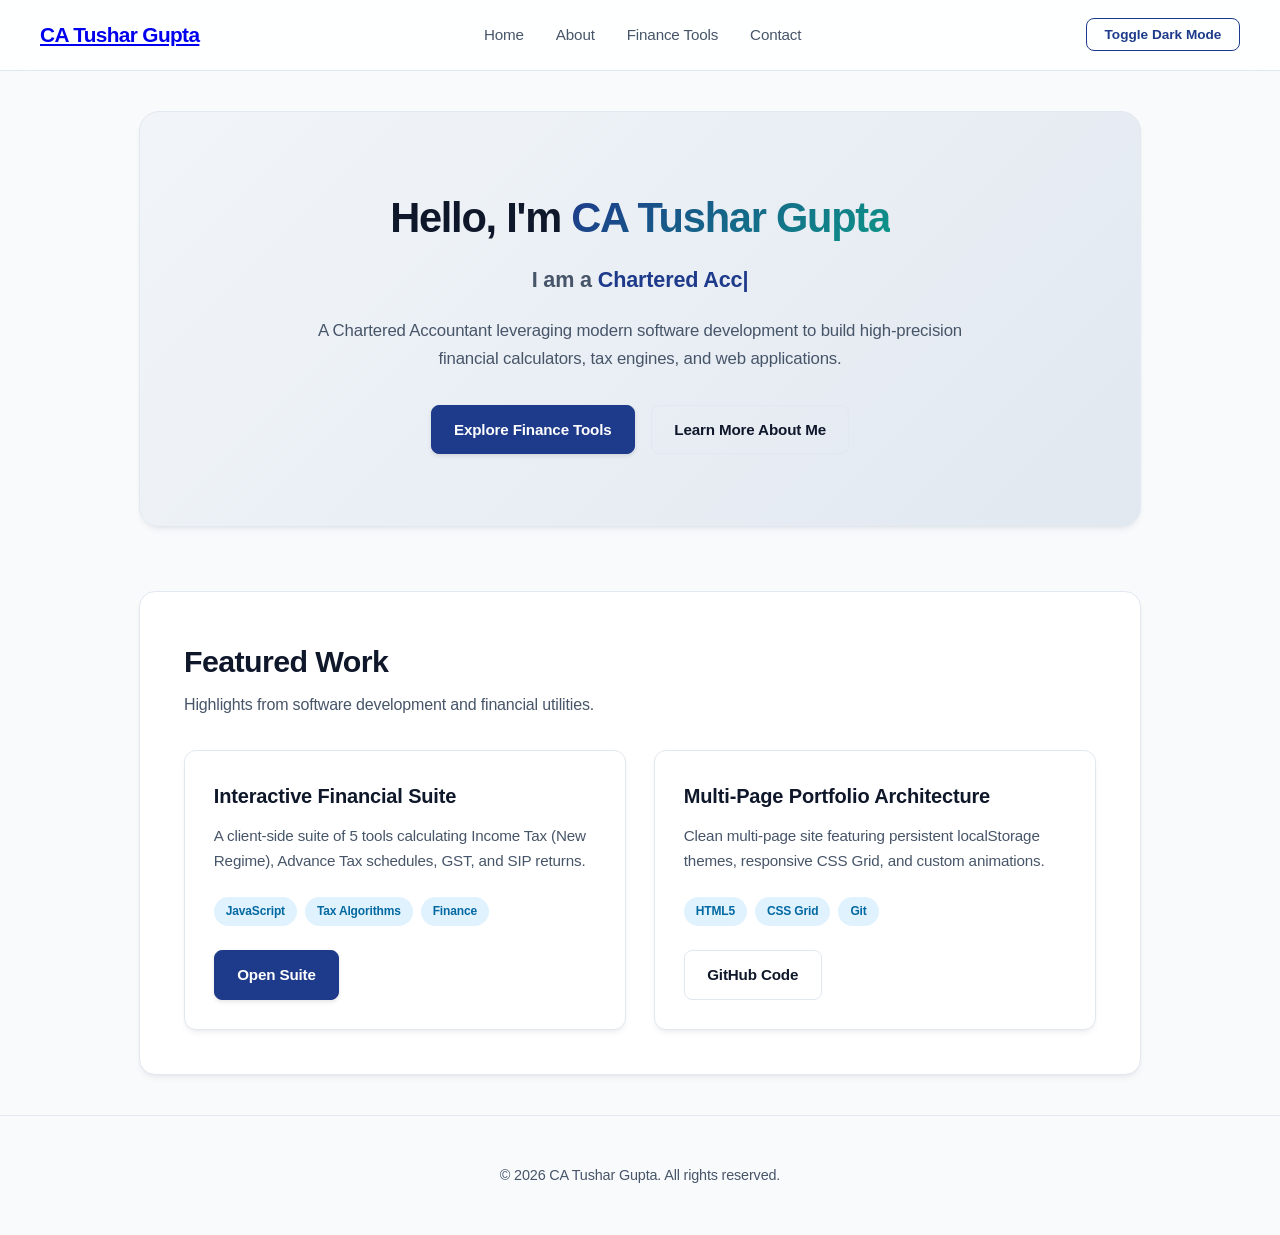
<file: index.html>
<!DOCTYPE html>
<html lang="en">

<head>
    <meta charset="UTF-8">
    <meta name="viewport" content="width=device-width, initial-scale=1.0">
    <title>CA Tushar Gupta | Home</title>
    <link rel="stylesheet" href="style.css">
</head>

<body>

    <!-- NAVBAR -->
    <header>
        <div class="logo"><a href="index.html" class="logo-link">CA Tushar Gupta</a></div>
        <nav>
            <ul class="nav-links">
                <li><a href="index.html" class="active-link">Home</a></li>
                <li><a href="about.html">About</a></li>
                <li><a href="finance-tools.html">Finance Tools</a></li>
                <li><a href="contact.html">Contact</a></li>
            </ul>
        </nav>
        <button id="theme-toggle" aria-label="Toggle theme">Toggle Dark Mode</button>
    </header>

    <!-- MAIN -->
    <main>
        <!-- HERO -->
        <section class="hero-section">
            <div class="hero-content">
                <h2>Hello, I'm <span class="highlight">CA Tushar Gupta</span></h2>
                <h3 class="typewriter-container">
                    I am a <span id="typewriter"></span><span class="cursor">|</span>
                </h3>
                <p>
                    A Chartered Accountant leveraging modern software development to build
                    high-precision financial calculators, tax engines, and web applications.
                </p>
                <div class="hero-buttons">
                    <a href="finance-tools.html" class="btn-primary">Explore Finance Tools</a>
                    <a href="about.html" class="btn-secondary">Learn More About Me</a>
                </div>
            </div>
        </section>

        <!-- FEATURED PROJECTS -->
        <section>
            <h2 class="section-title">Featured Work</h2>
            <p class="section-subtitle">Highlights from software development and financial utilities.</p>

            <div class="project-grid">
                <article class="project-card">
                    <div class="card-content">
                        <h3>Interactive Financial Suite</h3>
                        <p>A client-side suite of 5 tools calculating Income Tax (New Regime), Advance Tax schedules,
                            GST, and SIP returns.</p>
                        <div class="project-tags">
                            <span class="tag">JavaScript</span>
                            <span class="tag">Tax Algorithms</span>
                            <span class="tag">Finance</span>
                        </div>
                    </div>
                    <div class="project-links">
                        <a href="finance-tools.html" class="btn-primary">Open Suite</a>
                    </div>
                </article>

                <article class="project-card">
                    <div class="card-content">
                        <h3>Multi-Page Portfolio Architecture</h3>
                        <p>Clean multi-page site featuring persistent localStorage themes, responsive CSS Grid, and
                            custom animations.</p>
                        <div class="project-tags">
                            <span class="tag">HTML5</span>
                            <span class="tag">CSS Grid</span>
                            <span class="tag">Git</span>
                        </div>
                    </div>
                    <div class="project-links">
                        <a href="https://github.com" target="_blank" class="btn-secondary">GitHub Code</a>
                    </div>
                </article>
            </div>
        </section>
    </main>

    <button id="scroll-top" aria-label="Scroll to top">↑</button>
    <footer>
        <p>&copy; 2026 CA Tushar Gupta. All rights reserved.</p>
    </footer>
    <script src="script.js"></script>
</body>

</html>
</file>
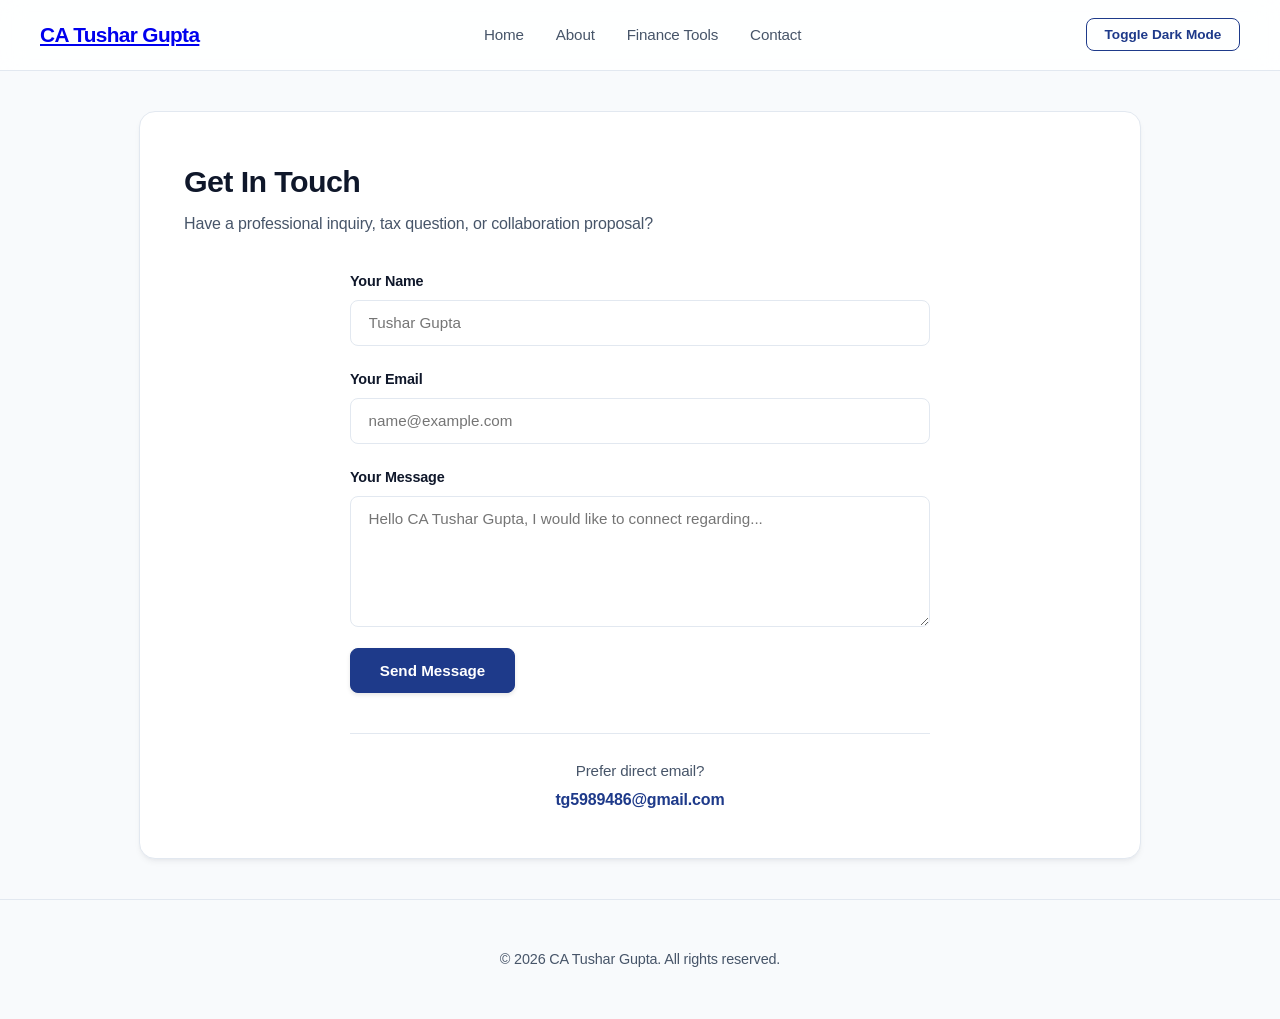
<file: contact.html>
<!DOCTYPE html>
<html lang="en">

<head>
    <meta charset="UTF-8">
    <meta name="viewport" content="width=device-width, initial-scale=1.0">
    <title>Contact | CA Tushar Gupta</title>
    <link rel="stylesheet" href="style.css">
</head>

<body>

    <!-- NAVBAR -->
    <header>
        <div class="logo"><a href="index.html" class="logo-link">CA Tushar Gupta</a></div>
        <nav>
            <ul class="nav-links">
                <li><a href="index.html">Home</a></li>
                <li><a href="about.html">About</a></li>
                <li><a href="finance-tools.html">Finance Tools</a></li>
                <li><a href="contact.html" class="active-link">Contact</a></li>
            </ul>
        </nav>
        <button id="theme-toggle" aria-label="Toggle theme">Toggle Dark Mode</button>
    </header>

    <main>
        <section>
            <h2 class="section-title">Get In Touch</h2>
            <p class="section-subtitle">Have a professional inquiry, tax question, or collaboration proposal?</p>

            <div class="contact-container">
                <form id="contact-form" class="contact-form">
                    <div class="form-group">
                        <label for="name">Your Name</label>
                        <input type="text" id="name" required placeholder="Tushar Gupta">
                    </div>

                    <div class="form-group">
                        <label for="email">Your Email</label>
                        <input type="email" id="email" required placeholder="name@example.com">
                    </div>

                    <div class="form-group">
                        <label for="message">Your Message</label>
                        <textarea id="message" rows="6" required
                            placeholder="Hello CA Tushar Gupta, I would like to connect regarding..."></textarea>
                    </div>

                    <button type="submit" class="btn-primary submit-btn">Send Message</button>
                    <p id="form-feedback" class="form-feedback"></p>
                </form>

                <div
                    style="margin-top: 2.5rem; text-align: center; border-top: 1px solid var(--border-color); padding-top: 1.5rem;">
                    <p style="color: var(--text-muted); font-size: 0.95rem;">Prefer direct email?</p>
                    <p style="font-weight: 700; margin-top: 0.25rem;">
                        <a href="mailto:tg5989486@gmail.com"
                            style="color: var(--primary-color); text-decoration: none;">tg5989486@gmail.com</a>
                    </p>
                </div>
            </div>
        </section>
    </main>

    <button id="scroll-top" aria-label="Scroll to top">↑</button>
    <footer>
        <p>&copy; 2026 CA Tushar Gupta. All rights reserved.</p>
    </footer>
    <script src="script.js"></script>
</body>

</html>
</file>
<file: style.css>
/* =========================================================
   1. Theme Variables & Executive Styling System
   ========================================================= */
:root {
    --bg-color: #f8fafc;
    --text-color: #0f172a;
    --text-muted: #475569;
    --card-bg: #ffffff;
    --hero-bg: linear-gradient(135deg, #f1f5f9 0%, #e2e8f0 100%);

    --primary-color: #1e3a8a;
    /* Deep Navy */
    --primary-hover: #172554;
    --accent-color: #0d9488;
    /* Fintech Teal */
    --tag-bg: #e0f2fe;
    --tag-text: #0369a1;

    --border-color: #e2e8f0;
    --input-bg: #ffffff;

    --card-shadow: 0 4px 6px -1px rgba(15, 23, 42, 0.05), 0 2px 4px -2px rgba(15, 23, 42, 0.05);
    --card-shadow-hover: 0 20px 25px -5px rgba(15, 23, 42, 0.1), 0 8px 10px -6px rgba(15, 23, 42, 0.08);
}

body.dark-mode {
    --bg-color: #090d16;
    /* Obsidian Dark */
    --text-color: #f8fafc;
    --text-muted: #94a3b8;
    --card-bg: #111827;
    --hero-bg: linear-gradient(135deg, #111827 0%, #0f172a 100%);

    --primary-color: #38bdf8;
    /* Luminous Sky Blue */
    --primary-hover: #7dd3fc;
    --accent-color: #2dd4bf;
    --tag-bg: #0f2e4a;
    --tag-text: #7dd3fc;

    --border-color: #1e293b;
    --input-bg: #0b1120;

    --card-shadow: 0 4px 6px -1px rgba(0, 0, 0, 0.3);
    --card-shadow-hover: 0 20px 25px -5px rgba(0, 0, 0, 0.5), 0 0 15px rgba(56, 189, 248, 0.15);
}

* {
    margin: 0;
    padding: 0;
    box-sizing: border-box;
}

html {
    scroll-behavior: smooth;
}

body {
    font-family: -apple-system, BlinkMacSystemFont, "Segoe UI", Roboto, "Helvetica Neue", sans-serif;
    background-color: var(--bg-color);
    color: var(--text-color);
    line-height: 1.65;
    letter-spacing: -0.01em;
    transition: background-color 0.3s ease, color 0.3s ease;
}

/* =========================================================
   2. Sticky Navigation Bar
   ========================================================= */
header {
    position: sticky;
    top: 0;
    z-index: 100;
    display: flex;
    justify-content: space-between;
    align-items: center;
    padding: 1.1rem 2.5rem;
    background-color: rgba(255, 255, 255, 0.85);
    border-bottom: 1px solid var(--border-color);
    backdrop-filter: blur(12px);
    -webkit-backdrop-filter: blur(12px);
}

body.dark-mode header {
    background-color: rgba(17, 24, 39, 0.85);
}

.logo {
    font-size: 1.3rem;
    font-weight: 800;
    letter-spacing: -0.03em;
    color: var(--primary-color);
}

.nav-links {
    display: flex;
    list-style: none;
    gap: 2rem;
}

.nav-links a {
    text-decoration: none;
    color: var(--text-muted);
    font-weight: 500;
    font-size: 0.95rem;
    transition: color 0.2s ease;
}

.nav-links a:hover {
    color: var(--primary-color);
}

#theme-toggle {
    padding: 0.5rem 1.1rem;
    font-size: 0.85rem;
    cursor: pointer;
    background-color: transparent;
    color: var(--primary-color);
    border: 1.5px solid var(--primary-color);
    border-radius: 8px;
    font-weight: 600;
    transition: all 0.25s ease;
}

#theme-toggle:hover {
    background-color: var(--primary-color);
    color: #ffffff;
}

body.dark-mode #theme-toggle:hover {
    color: #090d16;
}

/* =========================================================
   3. Main Layout & Section Cards
   ========================================================= */
main {
    max-width: 1050px;
    margin: 0 auto;
    padding: 2.5rem 1.5rem;
    display: flex;
    flex-direction: column;
    gap: 4rem;
}

section {
    padding: 2.75rem;
    background-color: var(--card-bg);
    border: 1px solid var(--border-color);
    border-radius: 16px;
    box-shadow: var(--card-shadow);
}

.section-title {
    font-size: 1.9rem;
    font-weight: 700;
    letter-spacing: -0.02em;
    margin-bottom: 0.35rem;
    color: var(--text-color);
}

.section-subtitle {
    color: var(--text-muted);
    font-size: 1rem;
    margin-bottom: 2rem;
}

/* =========================================================
   4. Hero / About Section & Typewriter
   ========================================================= */
.hero-section {
    background: var(--hero-bg);
    border: 1px solid var(--border-color);
    text-align: center;
    padding: 4.5rem 2rem;
    border-radius: 20px;
}

.hero-content h2 {
    font-size: 2.6rem;
    font-weight: 800;
    letter-spacing: -0.03em;
    margin-bottom: 0.6rem;
}

.highlight {
    background: linear-gradient(135deg, var(--primary-color), var(--accent-color));
    -webkit-background-clip: text;
    background-clip: text;
    -webkit-text-fill-color: transparent;
}

.typewriter-container {
    font-size: 1.35rem;
    font-weight: 600;
    color: var(--text-muted);
    min-height: 2.2rem;
    margin-bottom: 1.25rem;
}

#typewriter {
    color: var(--primary-color);
    font-weight: 700;
}

.cursor {
    font-weight: 700;
    color: var(--primary-color);
    animation: blink 0.8s infinite;
}

@keyframes blink {

    0%,
    100% {
        opacity: 1;
    }

    50% {
        opacity: 0;
    }
}

.hero-content p {
    max-width: 680px;
    margin: 0 auto;
    font-size: 1.05rem;
    color: var(--text-muted);
}

.hero-buttons {
    display: flex;
    justify-content: center;
    gap: 1rem;
    margin-top: 2rem;
}

/* =========================================================
   5. Reusable Buttons
   ========================================================= */
.btn-primary,
.btn-secondary {
    display: inline-block;
    padding: 0.7rem 1.4rem;
    border-radius: 8px;
    font-weight: 600;
    font-size: 0.95rem;
    text-decoration: none;
    cursor: pointer;
    transition: all 0.25s ease;
}

.btn-primary {
    background-color: var(--primary-color);
    color: #ffffff;
    border: 1px solid var(--primary-color);
    box-shadow: 0 2px 4px rgba(0, 0, 0, 0.1);
}

body.dark-mode .btn-primary {
    color: #090d16;
}

.btn-primary:hover {
    background-color: var(--primary-hover);
    border-color: var(--primary-hover);
    transform: translateY(-2px);
    box-shadow: 0 6px 12px rgba(0, 0, 0, 0.15);
}

.btn-secondary {
    background-color: transparent;
    color: var(--text-color);
    border: 1.5px solid var(--border-color);
}

.btn-secondary:hover {
    border-color: var(--primary-color);
    color: var(--primary-color);
    transform: translateY(-2px);
}

/* =========================================================
   6. Project Grid & Cards
   ========================================================= */
.project-grid {
    display: grid;
    grid-template-columns: repeat(auto-fit, minmax(290px, 1fr));
    gap: 1.75rem;
}

.project-card {
    background-color: var(--card-bg);
    border: 1px solid var(--border-color);
    border-radius: 12px;
    padding: 1.8rem;
    display: flex;
    flex-direction: column;
    justify-content: space-between;
    box-shadow: var(--card-shadow);
    transition: transform 0.3s ease, box-shadow 0.3s ease, border-color 0.3s ease;
}

.project-card:hover {
    transform: translateY(-6px);
    box-shadow: var(--card-shadow-hover);
    border-color: var(--primary-color);
}

.project-card h3 {
    font-size: 1.25rem;
    font-weight: 700;
    margin-bottom: 0.6rem;
    color: var(--text-color);
}

.project-card p {
    font-size: 0.95rem;
    color: var(--text-muted);
    margin-bottom: 1.5rem;
}

.project-tags {
    display: flex;
    flex-wrap: wrap;
    gap: 0.5rem;
    margin-bottom: 1.5rem;
}

.tag {
    font-size: 0.75rem;
    font-weight: 700;
    padding: 0.3rem 0.75rem;
    border-radius: 20px;
    background-color: var(--tag-bg);
    color: var(--tag-text);
}

.project-links {
    display: flex;
    gap: 0.75rem;
}

/* =========================================================
   7. Financial Calculator Styling
   ========================================================= */
.calculator-card {
    display: grid;
    grid-template-columns: 1fr 1fr;
    gap: 2.5rem;
    background-color: var(--card-bg);
    border: 1px solid var(--border-color);
    border-radius: 14px;
    padding: 2rem;
    box-shadow: var(--card-shadow);
}

.calculator-inputs h3 {
    font-size: 1.3rem;
    margin-bottom: 1.5rem;
    color: var(--text-color);
}

.calc-group {
    display: flex;
    flex-direction: column;
    gap: 0.5rem;
    margin-bottom: 1.5rem;
}

.calc-label-row {
    display: flex;
    justify-content: space-between;
    align-items: center;
}

.calc-label-row label {
    font-size: 0.9rem;
    font-weight: 600;
    color: var(--text-color);
}

.calc-label-row input[type="number"] {
    width: 140px;
    padding: 0.4rem 0.6rem;
    border-radius: 6px;
    border: 1px solid var(--border-color);
    background-color: var(--input-bg);
    color: var(--primary-color);
    font-weight: 700;
    font-size: 0.95rem;
    text-align: right;
    outline: none;
}

input[type="range"] {
    width: 100%;
    accent-color: var(--primary-color);
    cursor: pointer;
}

.calculator-results {
    display: flex;
    flex-direction: column;
    justify-content: space-between;
    background: var(--hero-bg);
    border: 1px solid var(--border-color);
    border-radius: 12px;
    padding: 1.75rem;
}

.emi-display {
    text-align: center;
    padding-bottom: 1.25rem;
    border-bottom: 1px solid var(--border-color);
}

.emi-label {
    font-size: 0.85rem;
    color: var(--text-muted);
    font-weight: 600;
    text-transform: uppercase;
    letter-spacing: 0.05em;
}

.emi-value {
    font-size: 2.2rem;
    font-weight: 800;
    color: var(--primary-color);
    margin-top: 0.25rem;
}

.results-breakdown {
    display: flex;
    flex-direction: column;
    gap: 0.75rem;
    margin: 1.5rem 0;
}

.breakdown-row {
    display: flex;
    justify-content: space-between;
    font-size: 0.95rem;
    color: var(--text-muted);
}

.breakdown-row strong {
    color: var(--text-color);
}

.total-row {
    padding-top: 0.75rem;
    border-top: 1px dashed var(--border-color);
    font-weight: 700;
    font-size: 1.05rem;
}

.total-row strong {
    color: var(--primary-color);
}

.ratio-bar {
    display: flex;
    height: 12px;
    border-radius: 10px;
    overflow: hidden;
    background-color: var(--border-color);
    margin-bottom: 0.75rem;
}

.principal-fill {
    background-color: var(--primary-color);
    transition: width 0.2s ease;
}

.interest-fill {
    background-color: var(--accent-color);
    transition: width 0.2s ease;
}

.chart-legend {
    display: flex;
    justify-content: space-between;
    font-size: 0.8rem;
    color: var(--text-muted);
    font-weight: 600;
}

.legend-dot {
    display: inline-block;
    width: 8px;
    height: 8px;
    border-radius: 50%;
    margin-right: 4px;
}

.principal-dot {
    background-color: var(--primary-color);
}

.interest-dot {
    background-color: var(--accent-color);
}

/* =========================================================
   8. Contact Form Styling
   ========================================================= */
.contact-container {
    max-width: 580px;
    margin: 0 auto;
}

.contact-form {
    display: flex;
    flex-direction: column;
    gap: 1.35rem;
}

.form-group {
    display: flex;
    flex-direction: column;
    gap: 0.4rem;
}

.form-group label {
    font-weight: 600;
    font-size: 0.9rem;
    color: var(--text-color);
}

.form-group input,
.form-group textarea {
    padding: 0.85rem 1.1rem;
    border-radius: 8px;
    border: 1px solid var(--border-color);
    background-color: var(--input-bg);
    color: var(--text-color);
    font-family: inherit;
    font-size: 0.95rem;
    outline: none;
    transition: all 0.2s ease;
}

.form-group input:focus,
.form-group textarea:focus {
    border-color: var(--primary-color);
    box-shadow: 0 0 0 3px rgba(30, 58, 138, 0.15);
}

body.dark-mode .form-group input:focus,
body.dark-mode .form-group textarea:focus {
    box-shadow: 0 0 0 3px rgba(56, 189, 248, 0.2);
}

.submit-btn {
    align-self: flex-start;
    padding: 0.8rem 1.8rem;
}

.form-feedback {
    margin-top: 0.75rem;
    font-weight: 600;
    font-size: 0.95rem;
    display: none;
}

.form-feedback.success {
    display: block;
    color: #10b981;
}

/* =========================================================
   9. Scroll to Top, Footer & Responsiveness
   ========================================================= */
#scroll-top {
    position: fixed;
    bottom: 2.2rem;
    right: 2.2rem;
    width: 46px;
    height: 46px;
    border-radius: 50%;
    background-color: var(--primary-color);
    color: #ffffff;
    border: none;
    font-size: 1.25rem;
    font-weight: bold;
    cursor: pointer;
    box-shadow: 0 6px 16px rgba(0, 0, 0, 0.25);
    display: none;
    align-items: center;
    justify-content: center;
    transition: transform 0.25s ease, background-color 0.2s ease;
    z-index: 99;
}

body.dark-mode #scroll-top {
    color: #090d16;
}

#scroll-top:hover {
    background-color: var(--primary-hover);
    transform: translateY(-4px);
}

footer {
    text-align: center;
    padding: 3rem 1rem;
    font-size: 0.9rem;
    color: var(--text-muted);
    border-top: 1px solid var(--border-color);
}

@media (max-width: 768px) {
    header {
        flex-direction: column;
        gap: 1.1rem;
        padding: 1.2rem 1.5rem;
    }

    .hero-section {
        padding: 3rem 1.5rem;
    }

    .hero-content h2 {
        font-size: 2rem;
    }

    section {
        padding: 1.75rem 1.25rem;
    }

    .calculator-card {
        grid-template-columns: 1fr;
    }

    .hero-buttons {
        flex-direction: column;
    }

    /* =========================================================
   11. Tab Navigation & Form Element Additions
   ========================================================= */
    .tabs-container {
        display: flex;
        flex-wrap: wrap;
        gap: 0.75rem;
        margin-bottom: 2rem;
        justify-content: center;
    }

    .tab-btn {
        padding: 0.65rem 1.3rem;
        font-size: 0.95rem;
        font-weight: 600;
        border-radius: 8px;
        background-color: var(--card-bg);
        color: var(--text-muted);
        border: 1px solid var(--border-color);
        cursor: pointer;
        transition: all 0.25s ease;
    }

    .tab-btn:hover {
        color: var(--primary-color);
        border-color: var(--primary-color);
    }

    .tab-btn.active {
        background-color: var(--primary-color);
        color: #ffffff;
        border-color: var(--primary-color);
        box-shadow: 0 4px 12px rgba(30, 58, 138, 0.2);
    }

    body.dark-mode .tab-btn.active {
        color: #090d16;
        box-shadow: 0 4px 12px rgba(56, 189, 248, 0.25);
    }

    .tool-panel {
        display: none;
        animation: fadeIn 0.35s ease;
    }

    .tool-panel.active {
        display: block;
    }

    @keyframes fadeIn {
        from {
            opacity: 0;
            transform: translateY(6px);
        }

        to {
            opacity: 1;
            transform: translateY(0);
        }
    }

    .calc-select {
        width: 100%;
        padding: 0.75rem 1rem;
        border-radius: 8px;
        border: 1px solid var(--border-color);
        background-color: var(--input-bg);
        color: var(--text-color);
        font-size: 0.95rem;
        outline: none;
    }

    .calc-group-checkbox,
    .calc-group-radio {
        display: flex;
        align-items: center;
        gap: 0.6rem;
        font-size: 0.9rem;
        margin: 1rem 0;
        color: var(--text-color);
    }

    .calc-group-radio {
        flex-direction: column;
        align-items: flex-start;
        gap: 0.5rem;
    }

    .adv-notice {
        font-size: 0.85rem;
        color: var(--accent-color);
        font-weight: 600;
        margin-top: 0.5rem;
    }

    /* Logo Link & Active Nav Link */
    .logo-link {
        text-decoration: none;
        color: inherit;
    }

    .nav-links a.active-link {
        color: var(--primary-color);
        font-weight: 700;
        border-bottom: 2px solid var(--primary-color);
        padding-bottom: 4px;
    }
}
</file>
